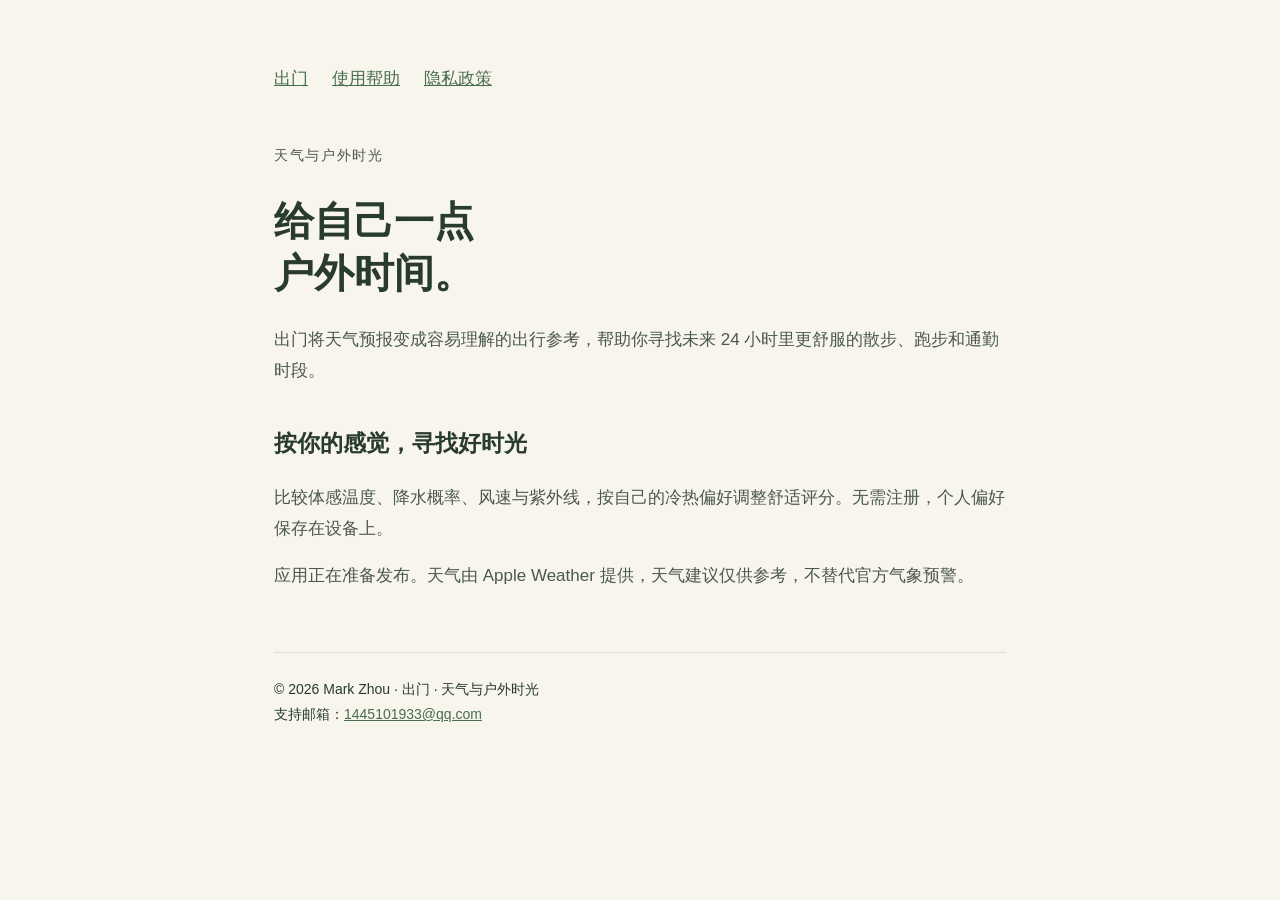
<file: index.html>
<!doctype html><html lang="zh-Hans"><meta charset="utf-8"><meta name="viewport" content="width=device-width,initial-scale=1"><title>天气与户外时光 · 出门</title><link rel="stylesheet" href="style.css"><main><nav><a href="./">出门</a><a href="support.html">使用帮助</a><a href="privacy.html">隐私政策</a></nav><p class="label">天气与户外时光</p><h1>给自己一点<br>户外时间。</h1><p>出门将天气预报变成容易理解的出行参考，帮助你寻找未来 24 小时里更舒服的散步、跑步和通勤时段。</p><h2>按你的感觉，寻找好时光</h2><p>比较体感温度、降水概率、风速与紫外线，按自己的冷热偏好调整舒适评分。无需注册，个人偏好保存在设备上。</p><p>应用正在准备发布。天气由 Apple Weather 提供，天气建议仅供参考，不替代官方气象预警。</p><footer>© 2026 Mark Zhou · 出门 · 天气与户外时光<br>支持邮箱：<a href="mailto:1445101933@qq.com">1445101933@qq.com</a></footer></main></html>
</file>
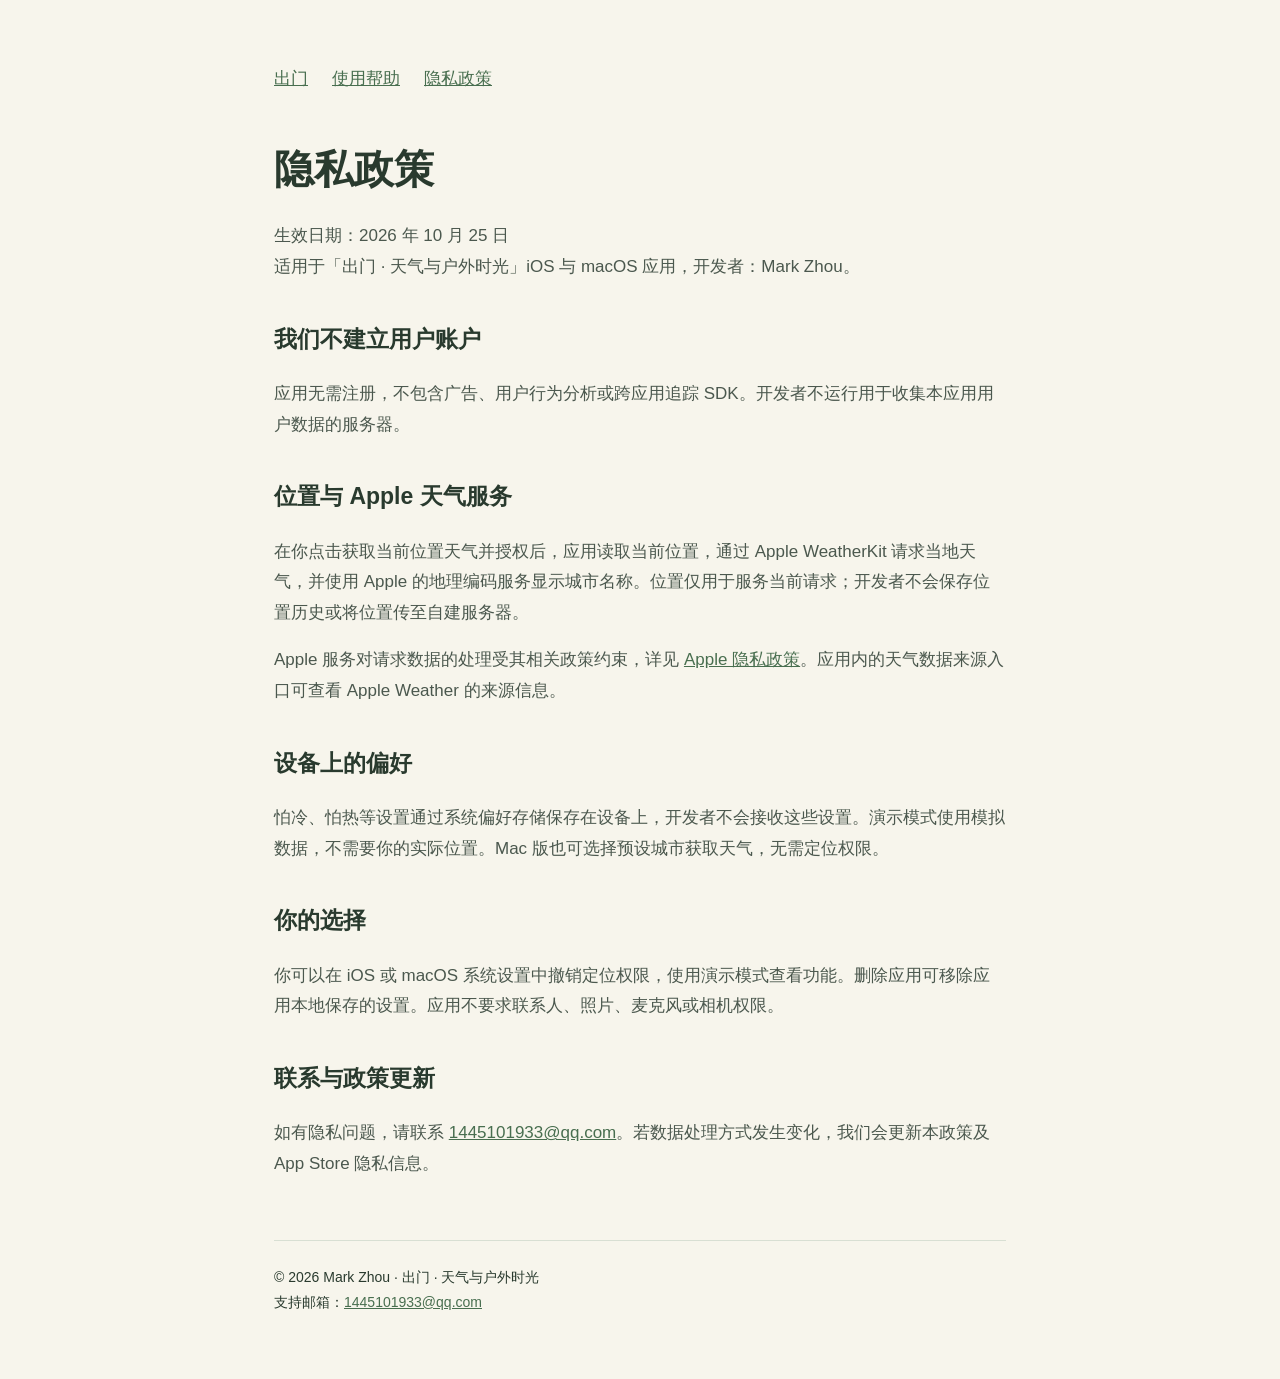
<file: privacy.html>
<!doctype html><html lang="zh-Hans"><meta charset="utf-8"><meta name="viewport" content="width=device-width,initial-scale=1"><title>隐私政策 · 出门</title><link rel="stylesheet" href="style.css"><main><nav><a href="./">出门</a><a href="support.html">使用帮助</a><a href="privacy.html">隐私政策</a></nav><h1>隐私政策</h1><p>生效日期：2026 年 10 月 25 日<br>适用于「出门 · 天气与户外时光」iOS 与 macOS 应用，开发者：Mark Zhou。</p><h2>我们不建立用户账户</h2><p>应用无需注册，不包含广告、用户行为分析或跨应用追踪 SDK。开发者不运行用于收集本应用用户数据的服务器。</p><h2>位置与 Apple 天气服务</h2><p>在你点击获取当前位置天气并授权后，应用读取当前位置，通过 Apple WeatherKit 请求当地天气，并使用 Apple 的地理编码服务显示城市名称。位置仅用于服务当前请求；开发者不会保存位置历史或将位置传至自建服务器。</p><p>Apple 服务对请求数据的处理受其相关政策约束，详见 <a href="https://www.apple.com/legal/privacy/">Apple 隐私政策</a>。应用内的天气数据来源入口可查看 Apple Weather 的来源信息。</p><h2>设备上的偏好</h2><p>怕冷、怕热等设置通过系统偏好存储保存在设备上，开发者不会接收这些设置。演示模式使用模拟数据，不需要你的实际位置。Mac 版也可选择预设城市获取天气，无需定位权限。</p><h2>你的选择</h2><p>你可以在 iOS 或 macOS 系统设置中撤销定位权限，使用演示模式查看功能。删除应用可移除应用本地保存的设置。应用不要求联系人、照片、麦克风或相机权限。</p><h2>联系与政策更新</h2><p>如有隐私问题，请联系 <a href="mailto:1445101933@qq.com">1445101933@qq.com</a>。若数据处理方式发生变化，我们会更新本政策及 App Store 隐私信息。</p><footer>© 2026 Mark Zhou · 出门 · 天气与户外时光<br>支持邮箱：<a href="mailto:1445101933@qq.com">1445101933@qq.com</a></footer></main></html>
</file>
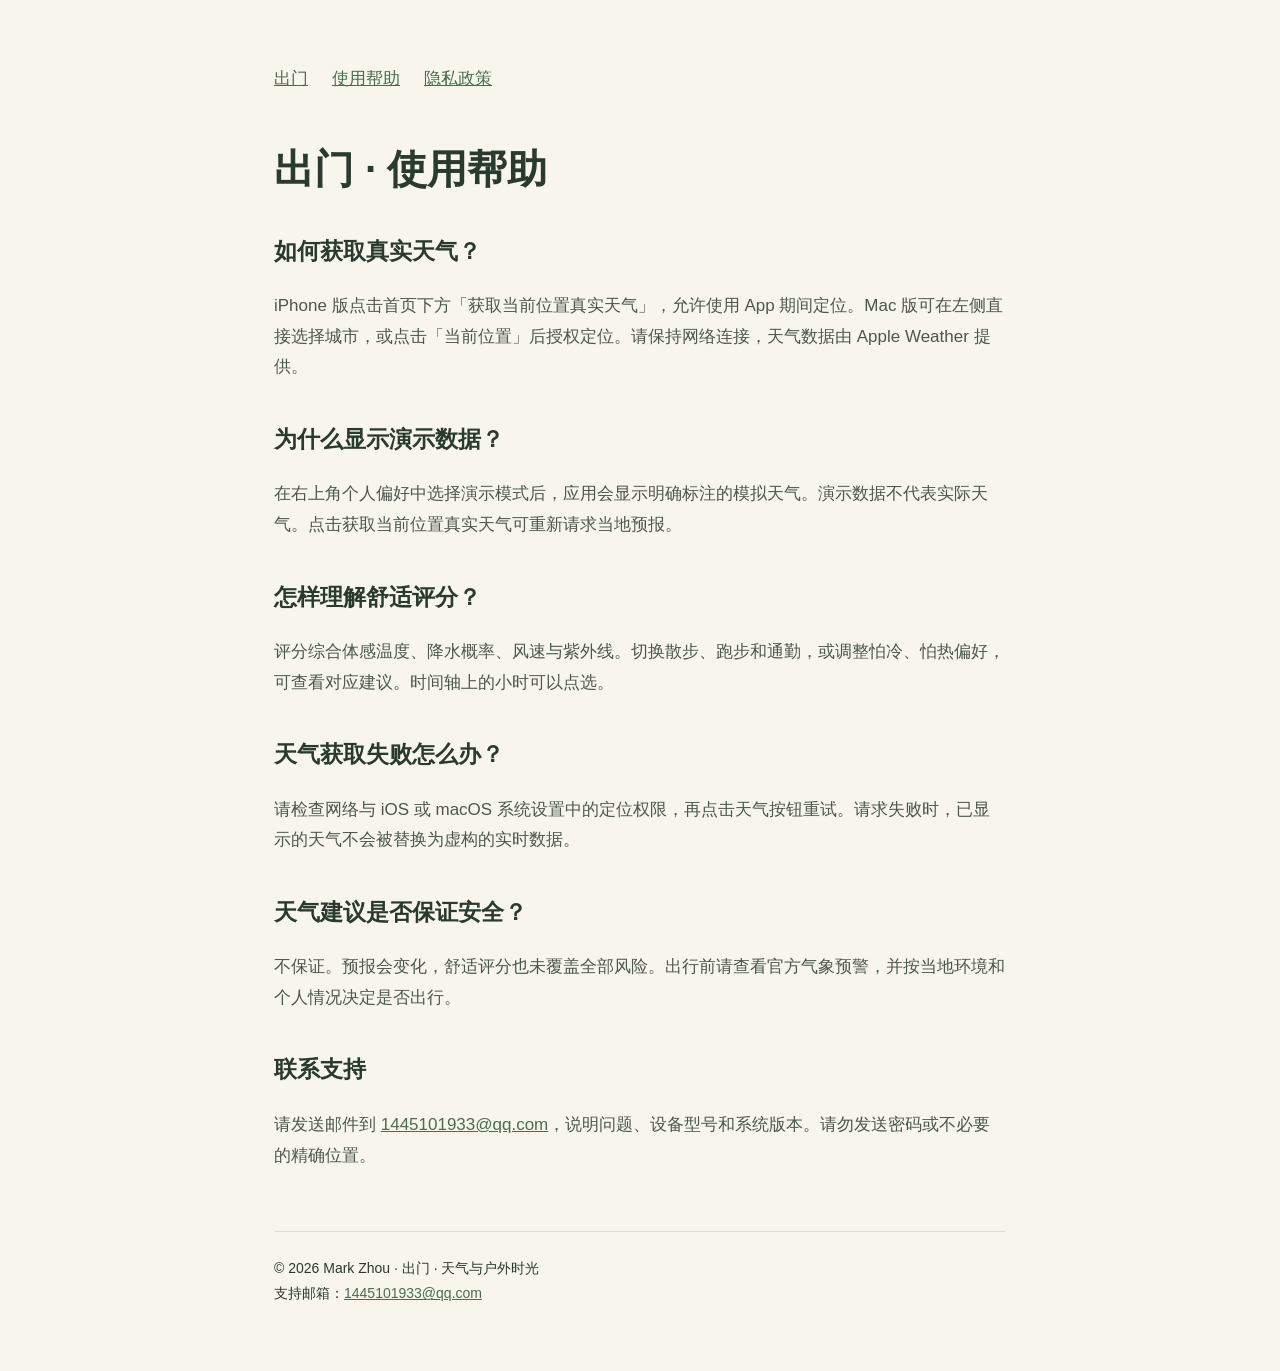
<file: support.html>
<!doctype html><html lang="zh-Hans"><meta charset="utf-8"><meta name="viewport" content="width=device-width,initial-scale=1"><title>使用帮助 · 出门</title><link rel="stylesheet" href="style.css"><main><nav><a href="./">出门</a><a href="support.html">使用帮助</a><a href="privacy.html">隐私政策</a></nav><h1>出门 · 使用帮助</h1><h2>如何获取真实天气？</h2><p>iPhone 版点击首页下方「获取当前位置真实天气」，允许使用 App 期间定位。Mac 版可在左侧直接选择城市，或点击「当前位置」后授权定位。请保持网络连接，天气数据由 Apple Weather 提供。</p><h2>为什么显示演示数据？</h2><p>在右上角个人偏好中选择演示模式后，应用会显示明确标注的模拟天气。演示数据不代表实际天气。点击获取当前位置真实天气可重新请求当地预报。</p><h2>怎样理解舒适评分？</h2><p>评分综合体感温度、降水概率、风速与紫外线。切换散步、跑步和通勤，或调整怕冷、怕热偏好，可查看对应建议。时间轴上的小时可以点选。</p><h2>天气获取失败怎么办？</h2><p>请检查网络与 iOS 或 macOS 系统设置中的定位权限，再点击天气按钮重试。请求失败时，已显示的天气不会被替换为虚构的实时数据。</p><h2>天气建议是否保证安全？</h2><p>不保证。预报会变化，舒适评分也未覆盖全部风险。出行前请查看官方气象预警，并按当地环境和个人情况决定是否出行。</p><h2>联系支持</h2><p>请发送邮件到 <a href="mailto:1445101933@qq.com">1445101933@qq.com</a>，说明问题、设备型号和系统版本。请勿发送密码或不必要的精确位置。</p><footer>© 2026 Mark Zhou · 出门 · 天气与户外时光<br>支持邮箱：<a href="mailto:1445101933@qq.com">1445101933@qq.com</a></footer></main></html>
</file>
<file: style.css>
:root{color-scheme:light}*{box-sizing:border-box}body{margin:0;background:#f7f5ec;color:#293a2e;font:17px/1.8 -apple-system,BlinkMacSystemFont,"PingFang SC",sans-serif}main{max-width:780px;padding:64px 24px;margin:auto}nav{display:flex;gap:24px;margin-bottom:48px}a{color:#486e4f}h1{font-size:40px;line-height:1.3}h2{margin-top:36px;font-size:23px}p,li{color:#4b584e}.label{letter-spacing:.12em;font-size:14px}footer{margin-top:60px;border-top:1px solid #d8dfd3;padding-top:24px;font-size:14px}
</file>
